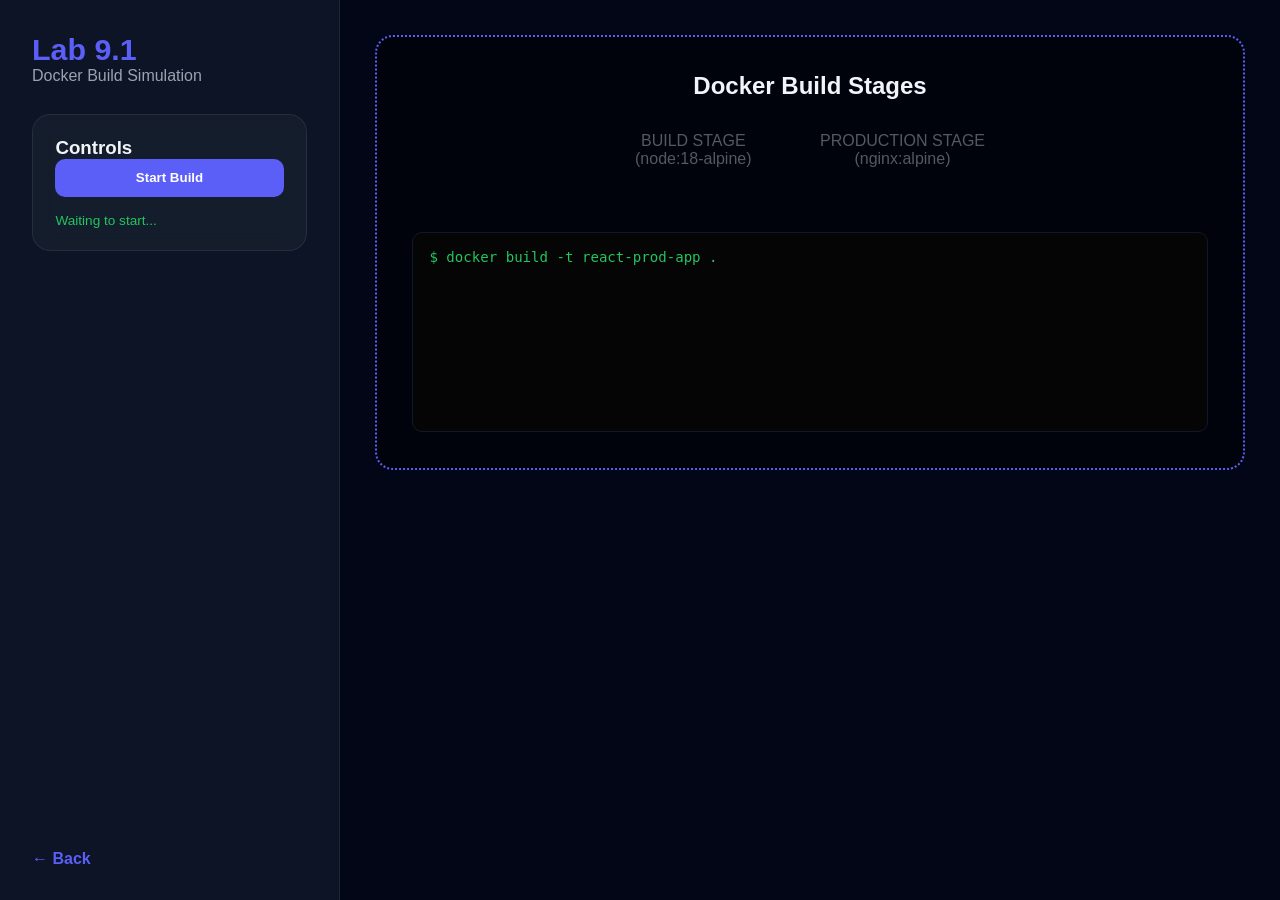
<file: 9.1-docker-react/index.html>
<!DOCTYPE html>
<html lang="en">
<head>
    <meta charset="UTF-8">
    <meta name="viewport" content="width=device-width, initial-scale=1.0">
    <title>Lab 9.1 - Docker React Simulation</title>
    <link rel="stylesheet" href="../../lab.css">
    <style>
        .pipeline-box {
            border: 2px dotted var(--primary);
            padding: 2.2rem;
            border-radius: 18px;
            background: rgba(0,0,0,0.45);
            text-align: center;
        }
        .phase {
            display: inline-block;
            padding: 1.2rem;
            background: var(--card-bg);
            border: 1px solid var(--border);
            border-radius: 12px;
            margin: 0.8rem;
            opacity: 0.35;
            transition: all 0.4s ease;
        }
        .phase.active {
            opacity: 1;
            border-color: var(--primary);
            transform: scale(1.08);
        }
    </style>
</head>
<body>
    <div class="lab-layout">
        <aside class="sidebar">
            <div class="header">
                <h1>Lab 9.1</h1>
                <p>Docker Build Simulation</p>
            </div>
            <div class="glass-card">
                <h3>Controls</h3>
                <button class="btn" style="width:100%; margin-bottom:1rem" onclick="startBuildProcess()">
                    Start Build
                </button>
                <div id="statusText" style="font-size:0.85rem; color:var(--success)">
                    Waiting to start...
                </div>
            </div>
            <a href="../index.html" style="margin-top:auto; color: var(--primary); text-decoration: none; font-weight:600;">
                ← Back
            </a>
        </aside>

        <main class="main-content">
            <div class="pipeline-box">
                <h2>Docker Build Stages</h2>

                <div class="phase" id="stageBuild">
                    BUILD STAGE<br>(node:18-alpine)
                </div>

                <div class="phase" id="stageProd">
                    PRODUCTION STAGE<br>(nginx:alpine)
                </div>

                <div id="consoleOutput" class="console" style="margin-top:2rem; text-align:left;">
                    <div class="line">$ docker build -t react-prod-app .</div>
                </div>
            </div>
        </main>
    </div>

    <script>
        function startBuildProcess() {
            const output = document.getElementById('consoleOutput');
            const buildStage = document.getElementById('stageBuild');
            const prodStage = document.getElementById('stageProd');
            const status = document.getElementById('statusText');

            output.innerHTML += `<div>Step 1/6: Pulling node:18-alpine...</div>`;
            buildStage.classList.add('active');

            setTimeout(() => {
                output.innerHTML += `<div>Step 3/6: Installing dependencies...</div>`;

                setTimeout(() => {
                    output.innerHTML += `<div>Step 5/6: Switching to nginx:alpine...</div>`;
                    buildStage.classList.remove('active');
                    prodStage.classList.add('active');

                    setTimeout(() => {
                        output.innerHTML += `<div style="color:var(--success)">Build completed successfully (size: 25MB)</div>`;
                        status.innerText = "Build Completed!";
                    }, 1000);

                }, 1000);

            }, 1000);
        }
    </script>
</body>
</html>
</file>
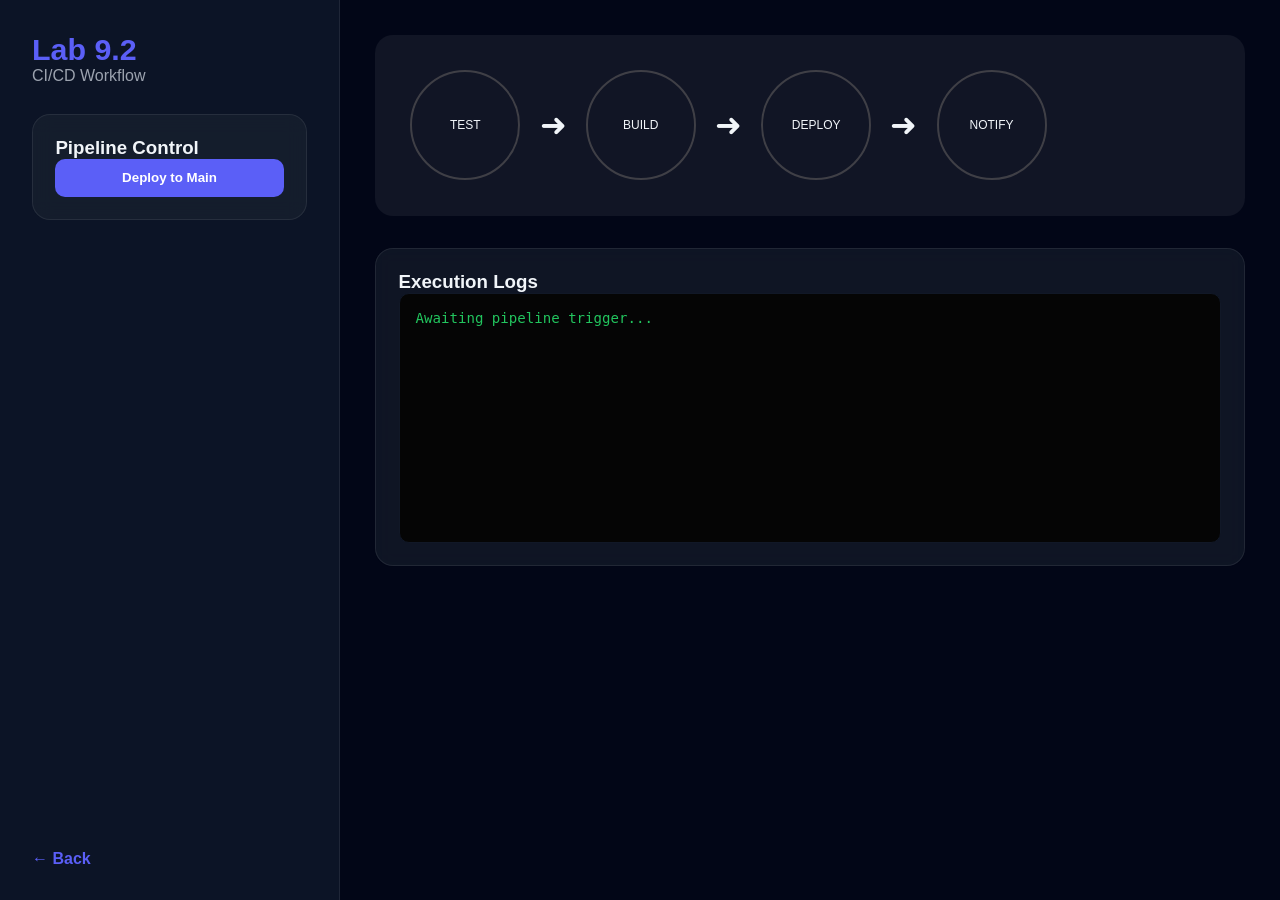
<file: 9.2-ci-cd-actions/index.html>
<!DOCTYPE html>
<html lang="en">
<head>
    <meta charset="UTF-8">
    <meta name="viewport" content="width=device-width, initial-scale=1.0">
    <title>Lab 9.2 - CI/CD Workflow Simulator</title>
    <link rel="stylesheet" href="../../lab.css">
    <style>
        .pipeline-wrapper {
            display: flex;
            align-items: center;
            gap: 1.2rem;
            background: rgba(255,255,255,0.06);
            padding: 2.2rem;
            border-radius: 18px;
        }
        .node {
            width: 110px;
            height: 110px;
            border-radius: 50%;
            border: 2.5px solid #3f3f46;
            display: flex;
            align-items: center;
            justify-content: center;
            text-align: center;
            font-size: 0.75rem;
            transition: all 0.4s ease;
        }
        .node.done {
            border-color: var(--success);
            background: rgba(34,197,94,0.12);
        }
        .node.active {
            border-color: var(--primary);
            animation: growPulse 1s infinite;
        }
        @keyframes growPulse {
            0% { transform: scale(1); }
            50% { transform: scale(1.08); }
            100% { transform: scale(1); }
        }
    </style>
</head>
<body>
    <div class="lab-layout">
        <aside class="sidebar">
            <div class="header">
                <h1>Lab 9.2</h1>
                <p>CI/CD Workflow</p>
            </div>
            <div class="glass-card">
                <h3>Pipeline Control</h3>
                <button class="btn" style="width:100%" onclick="triggerPipelineFlow()">
                    Deploy to Main
                </button>
            </div>
            <a href="../index.html" style="margin-top:auto; color: var(--primary); text-decoration: none; font-weight:600;">
                ← Back
            </a>
        </aside>

        <main class="main-content">
            <div class="pipeline-wrapper">
                <div class="node" id="step1">TEST</div>
                <div style="font-size:2rem">➜</div>
                <div class="node" id="step2">BUILD</div>
                <div style="font-size:2rem">➜</div>
                <div class="node" id="step3">DEPLOY</div>
                <div style="font-size:2rem">➜</div>
                <div class="node" id="step4">NOTIFY</div>
            </div>

            <div class="glass-card" style="margin-top:2rem;">
                <h3>Execution Logs</h3>
                <div class="console" id="logArea" style="height:250px">
                    <div class="line">Awaiting pipeline trigger...</div>
                </div>
            </div>
        </main>
    </div>

    <script>
        function triggerPipelineFlow() {
            const logBox = document.getElementById('logArea');
            logBox.innerHTML += `<div>[Trigger] Code pushed to 'main' branch</div>`;

            const pipelineSteps = [
                {id: 'step1', msg: 'Unit tests executed successfully'},
                {id: 'step2', msg: 'Docker image build complete'},
                {id: 'step3', msg: 'Deployment to registry done'},
                {id: 'step4', msg: 'Notification sent to team'}
            ];

            let index = 0;

            const executeStep = () => {
                if (index >= pipelineSteps.length) return;

                const currentNode = document.getElementById(pipelineSteps[index].id);
                currentNode.className = 'node active';

                setTimeout(() => {
                    currentNode.className = 'node done';
                    logBox.innerHTML += `<div>${pipelineSteps[index].msg}</div>`;
                    index++;
                    executeStep();
                }, 1100);
            };

            executeStep();
        }
    </script>
</body>
</html>
</file>
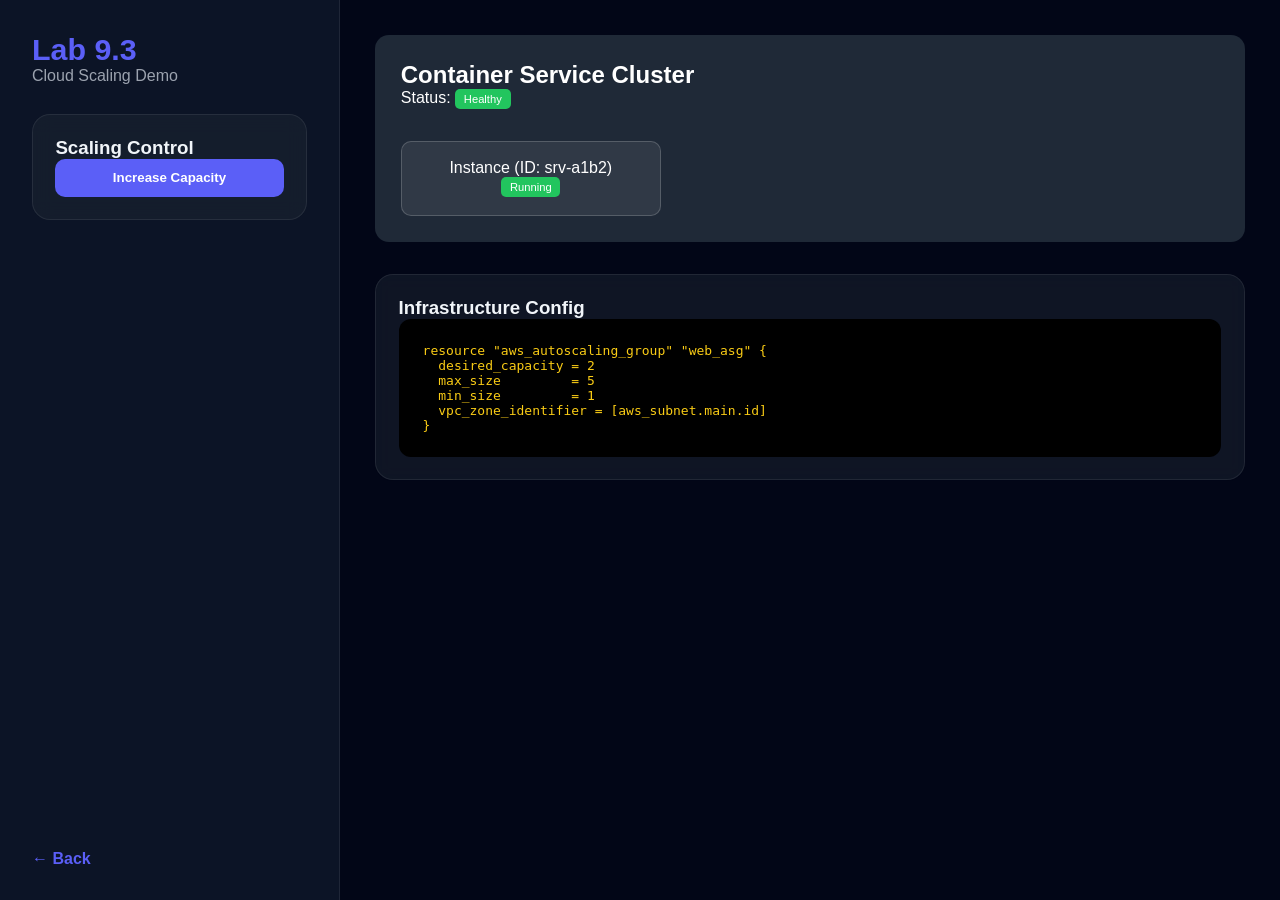
<file: 9.3-aws-deployment/index.html>
<!DOCTYPE html>
<html lang="en">
<head>
    <meta charset="UTF-8">
    <meta name="viewport" content="width=device-width, initial-scale=1.0">
    <title>Lab 9.3 - Cloud Infrastructure Simulator</title>
    <link rel="stylesheet" href="../../lab.css">
    <style>
        .cloud-panel {
            background: #1f2937;
            padding: 1.6rem;
            border-radius: 14px;
            color: #fff;
        }
        .instances {
            display: grid;
            grid-template-columns: repeat(3, 1fr);
            gap: 1.2rem;
            margin-top: 2rem;
        }
        .instance-card {
            background: rgba(255,255,255,0.08);
            padding: 1.1rem;
            border-radius: 10px;
            border: 1px solid rgba(255,255,255,0.18);
            text-align: center;
        }
        .badge {
            display: inline-block;
            padding: 0.25rem 0.55rem;
            border-radius: 5px;
            background: #22c55e;
            font-size: 0.7rem;
        }
    </style>
</head>
<body>
    <div class="lab-layout">
        <aside class="sidebar">
            <div class="header">
                <h1>Lab 9.3</h1>
                <p>Cloud Scaling Demo</p>
            </div>
            <div class="glass-card">
                <h3>Scaling Control</h3>
                <button class="btn" style="width:100%" onclick="scaleInfrastructure()">
                    Increase Capacity
                </button>
            </div>
            <a href="../index.html" style="margin-top:auto; color: var(--primary); text-decoration: none; font-weight:600;">
                ← Back
            </a>
        </aside>

        <main class="main-content">
            <div class="cloud-panel">
                <h2>Container Service Cluster</h2>
                <p>Status: <span class="badge">Healthy</span></p>

                <div class="instances" id="instanceContainer">
                    <div class="instance-card">
                        Instance (ID: srv-a1b2)<br>
                        <span class="badge">Running</span>
                    </div>
                </div>
            </div>

            <div class="glass-card" style="margin-top:2rem;">
                <h3>Infrastructure Config</h3>
                <pre style="background:#000; padding:1.5rem; border-radius:12px; color:#facc15; font-family:monospace; overflow-x:auto;">
resource "aws_autoscaling_group" "web_asg" {
  desired_capacity = 2
  max_size         = 5
  min_size         = 1
  vpc_zone_identifier = [aws_subnet.main.id]
}</pre>
            </div>
        </main>
    </div>

    <script>
        let instanceCount = 1;

        function scaleInfrastructure() {
            if (instanceCount >= 6) return;

            instanceCount++;
            const container = document.getElementById('instanceContainer');

            const newInstance = document.createElement('div');
            newInstance.className = 'instance-card';

            const id = Math.random().toString(36).substring(2, 6);

            newInstance.innerHTML = `
                Instance (ID: srv-${id})<br>
                <span class="badge" style="background:#6366f1">Starting...</span>
            `;

            container.appendChild(newInstance);

            setTimeout(() => {
                const badge = newInstance.querySelector('.badge');
                badge.style.background = '#22c55e';
                badge.innerText = 'Running';
            }, 1400);
        }
    </script>
</body>
</html>
</file>
<file: lab.css>
:root {
    --primary: #5b5ff7;
    --accent: #f472b6;
    --background: #020617;
    --panel-bg: rgba(31, 41, 55, 0.45);
    --outline: rgba(255, 255, 255, 0.08);
    --text-main: #f1f5f9;
    --text-soft: #9ca3af;
    --success: #22c55e;
    --danger: #ef4444;
}

/* Reset */
* {
    margin: 0;
    padding: 0;
    box-sizing: border-box;
}

body {
    background: var(--background);
    color: var(--text-main);
    font-family: 'Outfit', sans-serif;
    min-height: 100vh;
}

/* Layout */
.lab-layout {
    display: grid;
    grid-template-columns: 340px auto;
    height: 100vh;
    overflow: hidden;
}

/* Sidebar */
.sidebar {
    background: rgba(15, 23, 42, 0.85);
    border-right: 1px solid var(--outline);
    padding: 2rem;
    display: flex;
    flex-direction: column;
}

/* Main */
.main-content {
    padding: 2.2rem;
    overflow-y: auto;
    position: relative;
}

/* Glass effect cards */
.glass-card {
    background: var(--panel-bg);
    backdrop-filter: blur(10px);
    border: 1px solid var(--outline);
    border-radius: 18px;
    padding: 1.4rem;
    margin-bottom: 1.4rem;
}

/* Header */
.header {
    margin-bottom: 1.8rem;
}

.header h1 {
    font-size: 1.9rem;
    color: var(--primary);
}

.header p {
    color: var(--text-soft);
}

/* Console */
.console {
    background: #050505;
    border-radius: 10px;
    padding: 1rem;
    font-family: 'Fira Code', monospace;
    font-size: 0.88rem;
    color: #22c55e;
    height: 200px;
    overflow-y: auto;
    border: 1px solid #111827;
}

.console .line {
    margin-bottom: 0.3rem;
}

.console .timestamp {
    color: #6b7280;
    font-size: 0.75rem;
    margin-right: 0.4rem;
}

/* Button */
.btn {
    padding: 0.7rem 1.2rem;
    border-radius: 10px;
    border: none;
    cursor: pointer;
    font-weight: 600;
    transition: all 0.25s ease;
    background: var(--primary);
    color: #fff;
}

.btn:hover {
    opacity: 0.92;
    transform: translateY(-2px);
}

/* Inputs */
.input-field {
    width: 100%;
    padding: 0.7rem;
    background: rgba(0,0,0,0.25);
    border: 1px solid var(--outline);
    border-radius: 8px;
    color: #fff;
    margin-bottom: 1rem;
}

/* Responsive */
@media (max-width: 1000px) {
    .lab-layout {
        grid-template-columns: 1fr;
    }
    .sidebar {
        display: none;
    }
}
</file>
